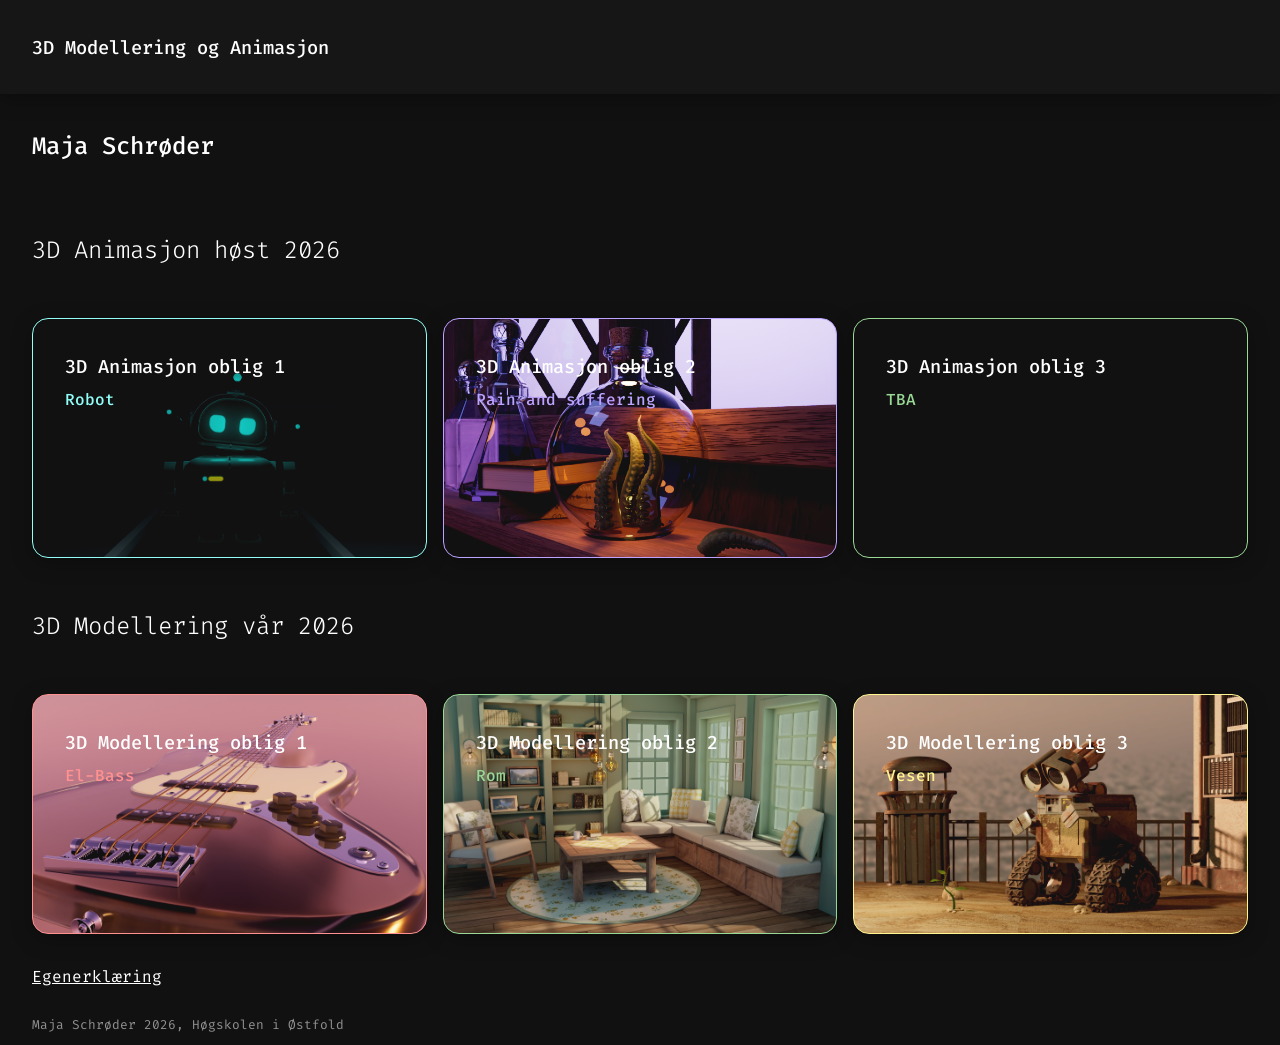
<file: index.html>
<!DOCTYPE html>
<html lang="nb">

<head>
    <meta charset="UTF-8">
    <meta name="viewport" content="width=device-width, initial-scale=1.0">
    <link rel="stylesheet" type="text/css" href="style.css">
    <title>3D Modellering og Animasjon - Maja Schrøder</title>
</head>

<body>
    <header class="drop-shaddow">
        <a href="index.html"><h3>3D Modellering og Animasjon</h3></a>
        <!--
        <ul>
            <li>
                <a href="oblig1.html">Oblig 1
                    <div class="line-active"></div>
                </a>
                <a href="oblig2.html">Oblig 2
                    <div class="line-active"></div>
                </a>
                <a href="oblig3.html">Oblig 3
                    <div class="line-active"></div>
                </a>
            </li>
        </ul>
        hjelp
        -->
    </header>
    <main>
        <section>
            <h1>Maja Schrøder</h1>
        </section>
                <section>
            <h2>3D Animasjon høst 2026</h2>
        </section>
        <section id="categories">
            <article id="card4" class="drop-shaddow">
                <a href="anim_oblig1.html">
                    <h3>3D Animasjon oblig 1</h3>
                    <h4 class="color2">Robot</h4>
                </a>     
            </article>
            <article id="card5" class="drop-shaddow">
                <a href="anim_oblig2.html">
                    <h3>3D Animasjon oblig 2</h3>
                    <h4 class="color5">Pain and suffering</h4>
                </a>     
            </article>
            <article id="card6" class="drop-shaddow">
                <a href="index.html">
                    <h3>3D Animasjon oblig 3</h3>
                    <h4 class="color4">TBA</h4>
                </a>     
            </article>
        </section>
        <section>
            <h2>3D Modellering vår 2026</h2>
        </section>
        <section id="categories">
            <article id="card1" class="drop-shaddow">
                <a href="oblig1.html">
                    <h3>3D Modellering oblig 1</h3>
                    <h4 class="color1">El-Bass</h4>
                </a>     
            </article>
            <article id="card2" class="drop-shaddow">
                <a href="oblig2.html">
                    <h3>3D Modellering oblig 2</h3>
                    <h4 class="color4">Rom</h4>
                </a>     
            </article>
            <article id="card3" class="drop-shaddow">
                <a href="oblig3.html">
                    <h3>3D Modellering oblig 3</h3>
                    <h4 class="color3">Vesen</h4>
                </a>     
            </article>
        </section>
        <section class="project-info">
            <a href="files/Egenerklæring versjon 04.03.26 Norsk.pdf" title="Egenerklæring" download="Egenerklæring versjon 04.03.26 Norsk.pdf">Egenerklæring</a>
        </section>
    </main>
<footer>
        <p>Maja Schrøder 2026, Høgskolen i Østfold</p>
</footer>
</body>
</html>
</file>
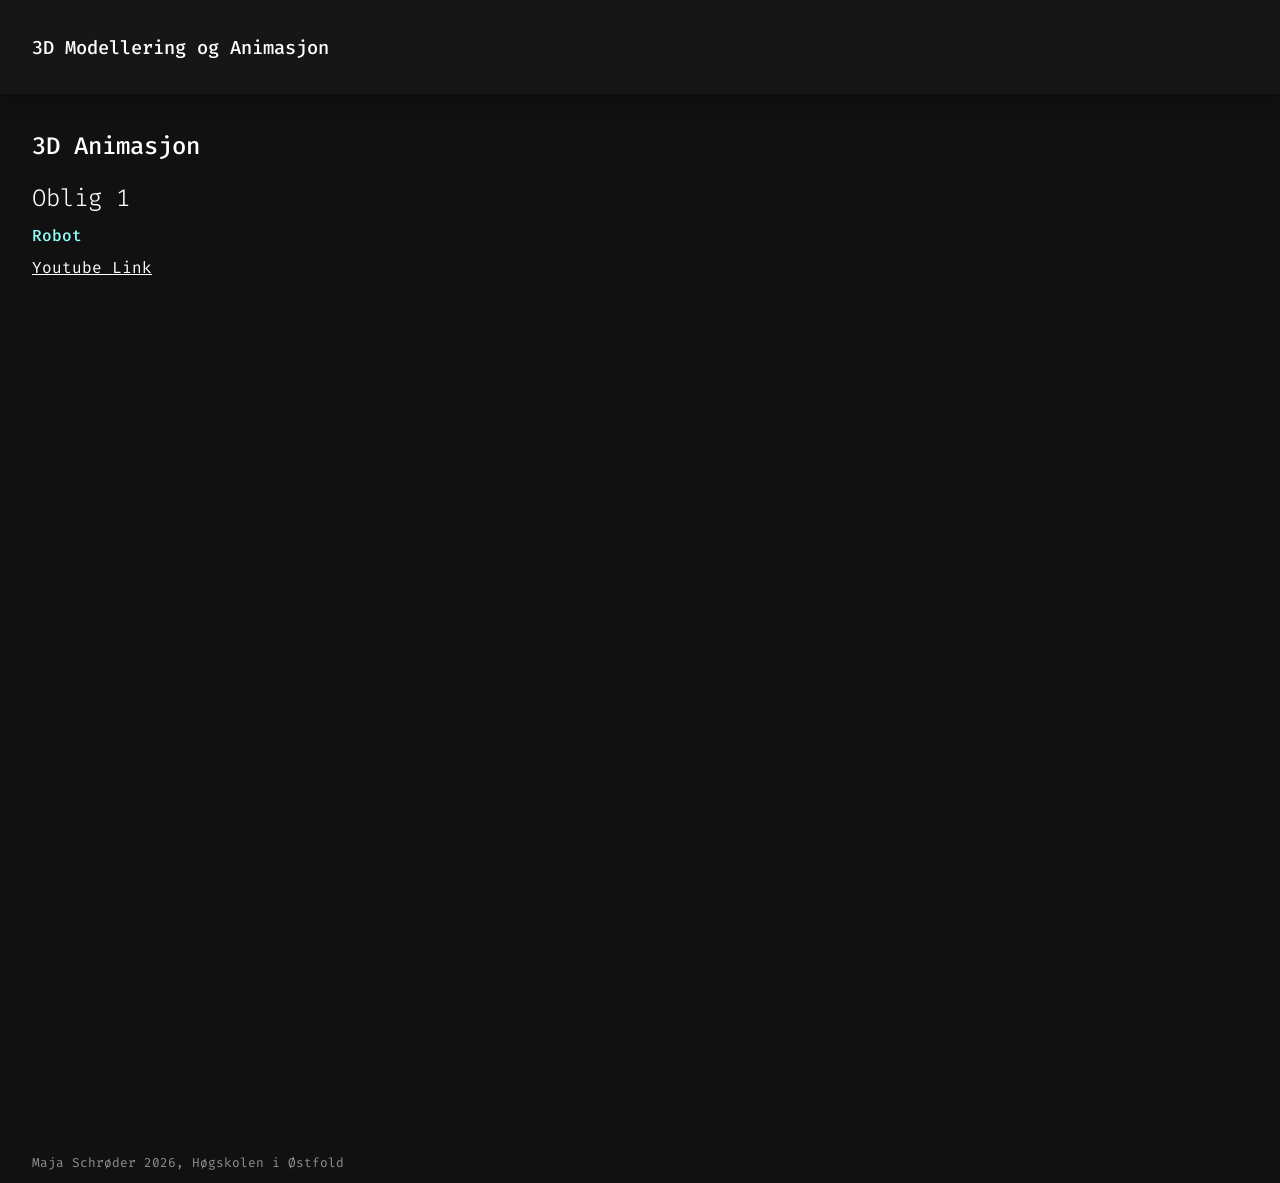
<file: anim_oblig1.html>
<!DOCTYPE html>
<html lang="nb">

<head>
    <meta charset="UTF-8">
    <meta name="viewport" content="width=device-width, initial-scale=1.0">
    <link rel="stylesheet" type="text/css" href="style.css">
    <title>3D Animasjon - Oblig 1</title>
</head>

<body>
    <header class="drop-shaddow">
        <a href="index.html"><h3>3D Modellering og Animasjon</h3></a>
        <!--
        <ul>
            <li>
                <a href="oblig1.html">
                    Oblig 1
                    <div class="line-active background-color1"></div>
                </a>
                <a href="oblig2.html">Oblig 2
                    <div class="line-active"></div>
                </a>
                <a href="oblig3.html">Oblig 3
                    <div class="line-active"></div>
                </a>
            </li>
        </ul>
        -->
    </header>
    <main>
        <section class="project-info">
            <h1>3D Animasjon</h1>
            <h2>Oblig 1</h2>
            <h4 class="color2">Robot</h4>
            <a href="https://youtu.be/g-LDUny-vsg">Youtube Link</a>
        </section>
        <section class="gallery">
            <iframe src="https://www.youtube.com/embed/g-LDUny-vsg" frameborder="0"></iframe>
        </section>
    </main>
<footer>
        <p>Maja Schrøder 2026, Høgskolen i Østfold</p>
</footer>
</body>
</html>
</file>
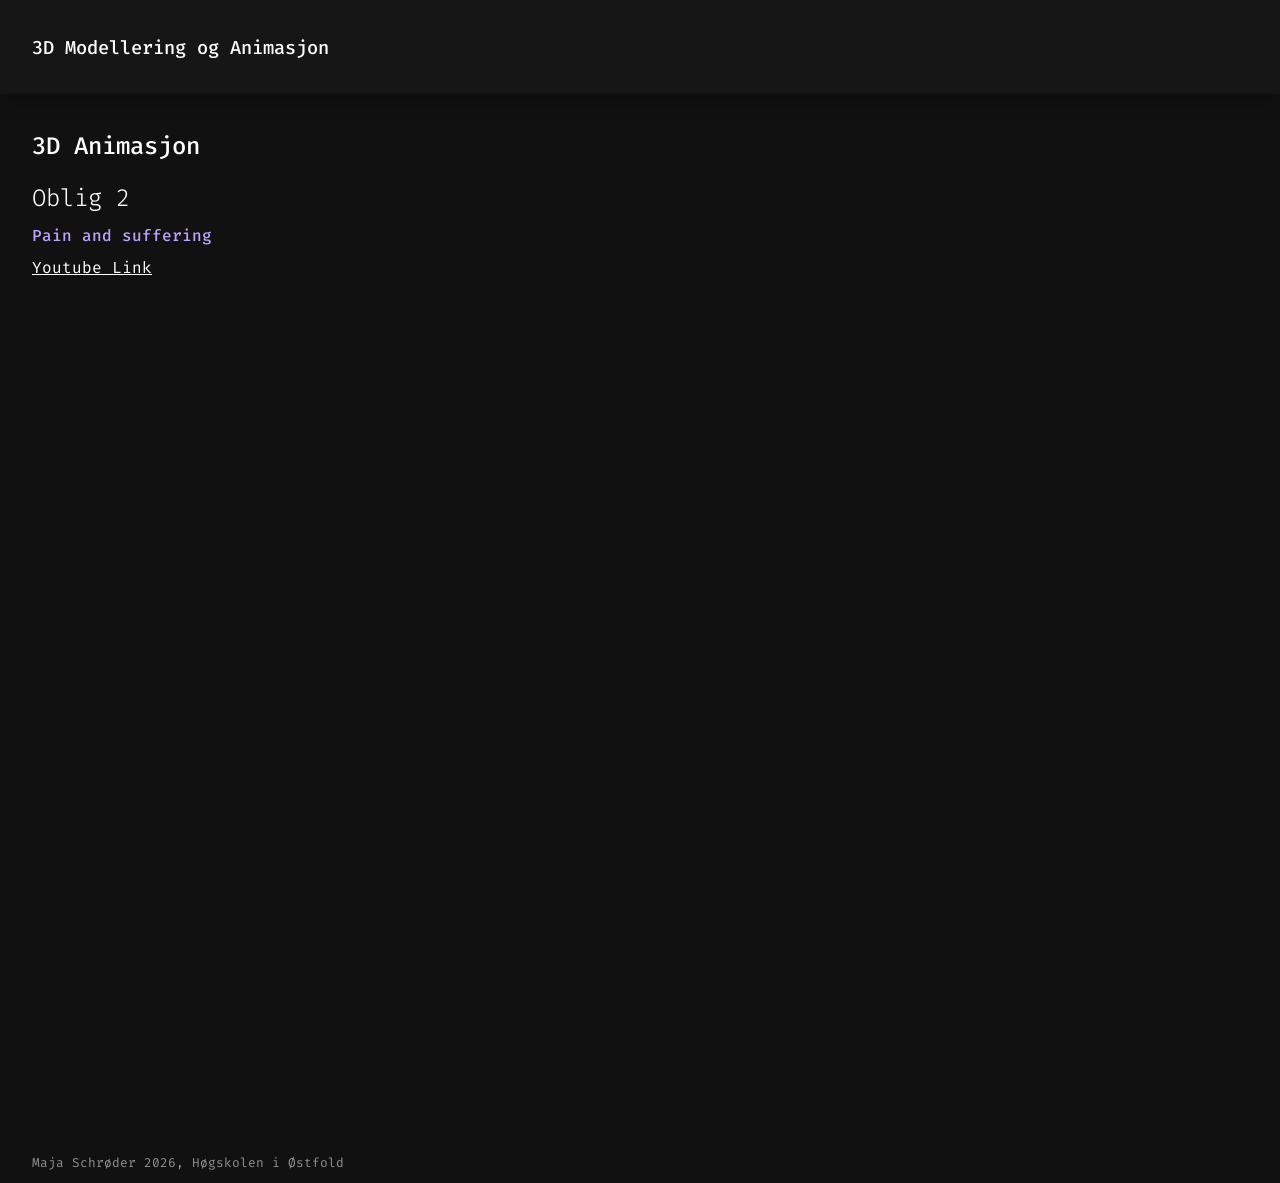
<file: anim_oblig2.html>
<!DOCTYPE html>
<html lang="nb">

<head>
    <meta charset="UTF-8">
    <meta name="viewport" content="width=device-width, initial-scale=1.0">
    <link rel="stylesheet" type="text/css" href="style.css">
    <title>3D Animasjon - Oblig 2</title>
</head>

<body>
    <header class="drop-shaddow">
        <a href="index.html"><h3>3D Modellering og Animasjon</h3></a>
        <!--
        <ul>
            <li>
                <a href="oblig1.html">
                    Oblig 1
                    <div class="line-active background-color1"></div>
                </a>
                <a href="oblig2.html">Oblig 2
                    <div class="line-active"></div>
                </a>
                <a href="oblig3.html">Oblig 3
                    <div class="line-active"></div>
                </a>
            </li>
        </ul>
        -->
    </header>
    <main>
        <section class="project-info">
            <h1>3D Animasjon</h1>
            <h2>Oblig 2</h2>
            <h4 class="color5">Pain and suffering</h4>
            <a href="https://youtu.be/udYJEAwkhkw">Youtube Link</a>
        </section>
        <section class="gallery">
            <iframe src="https://www.youtube.com/embed/udYJEAwkhkw" frameborder="0"></iframe>
        </section>
    </main>
<footer>
        <p>Maja Schrøder 2026, Høgskolen i Østfold</p>
</footer>
</body>
</html>
</file>
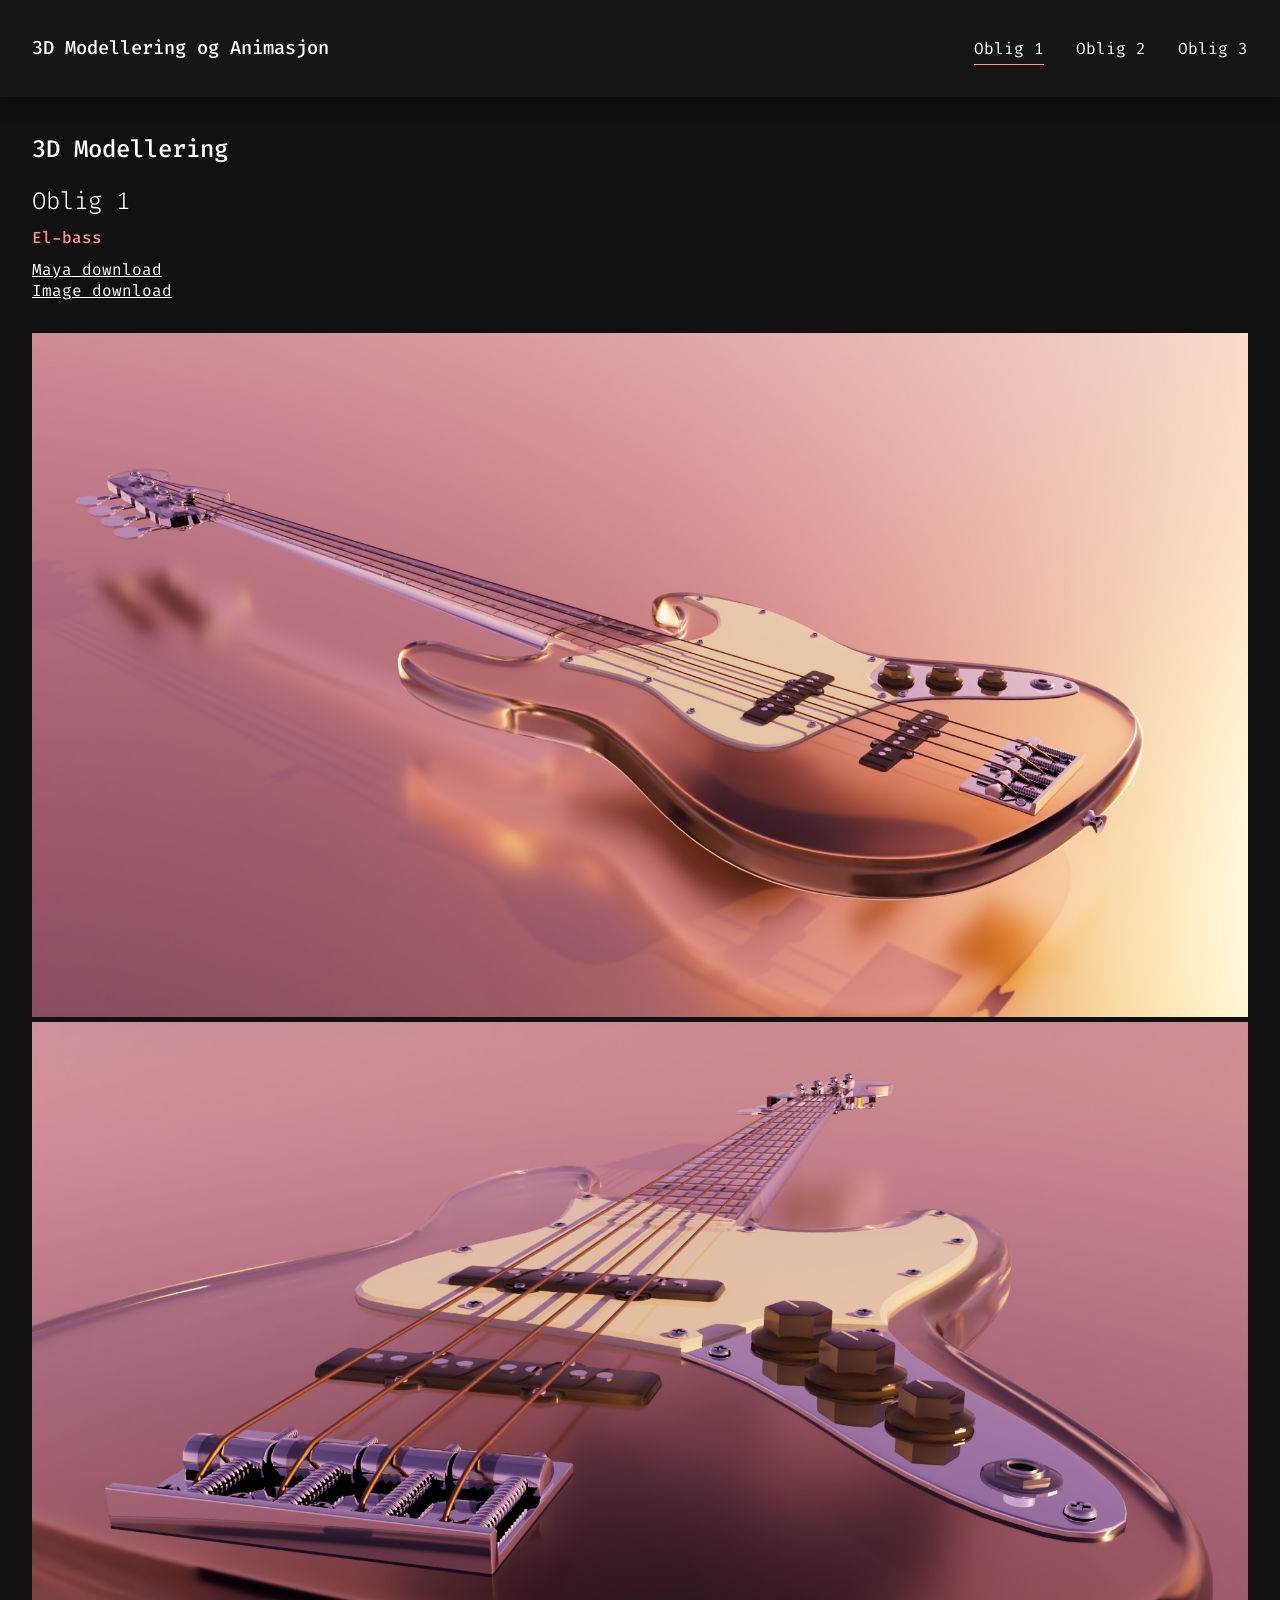
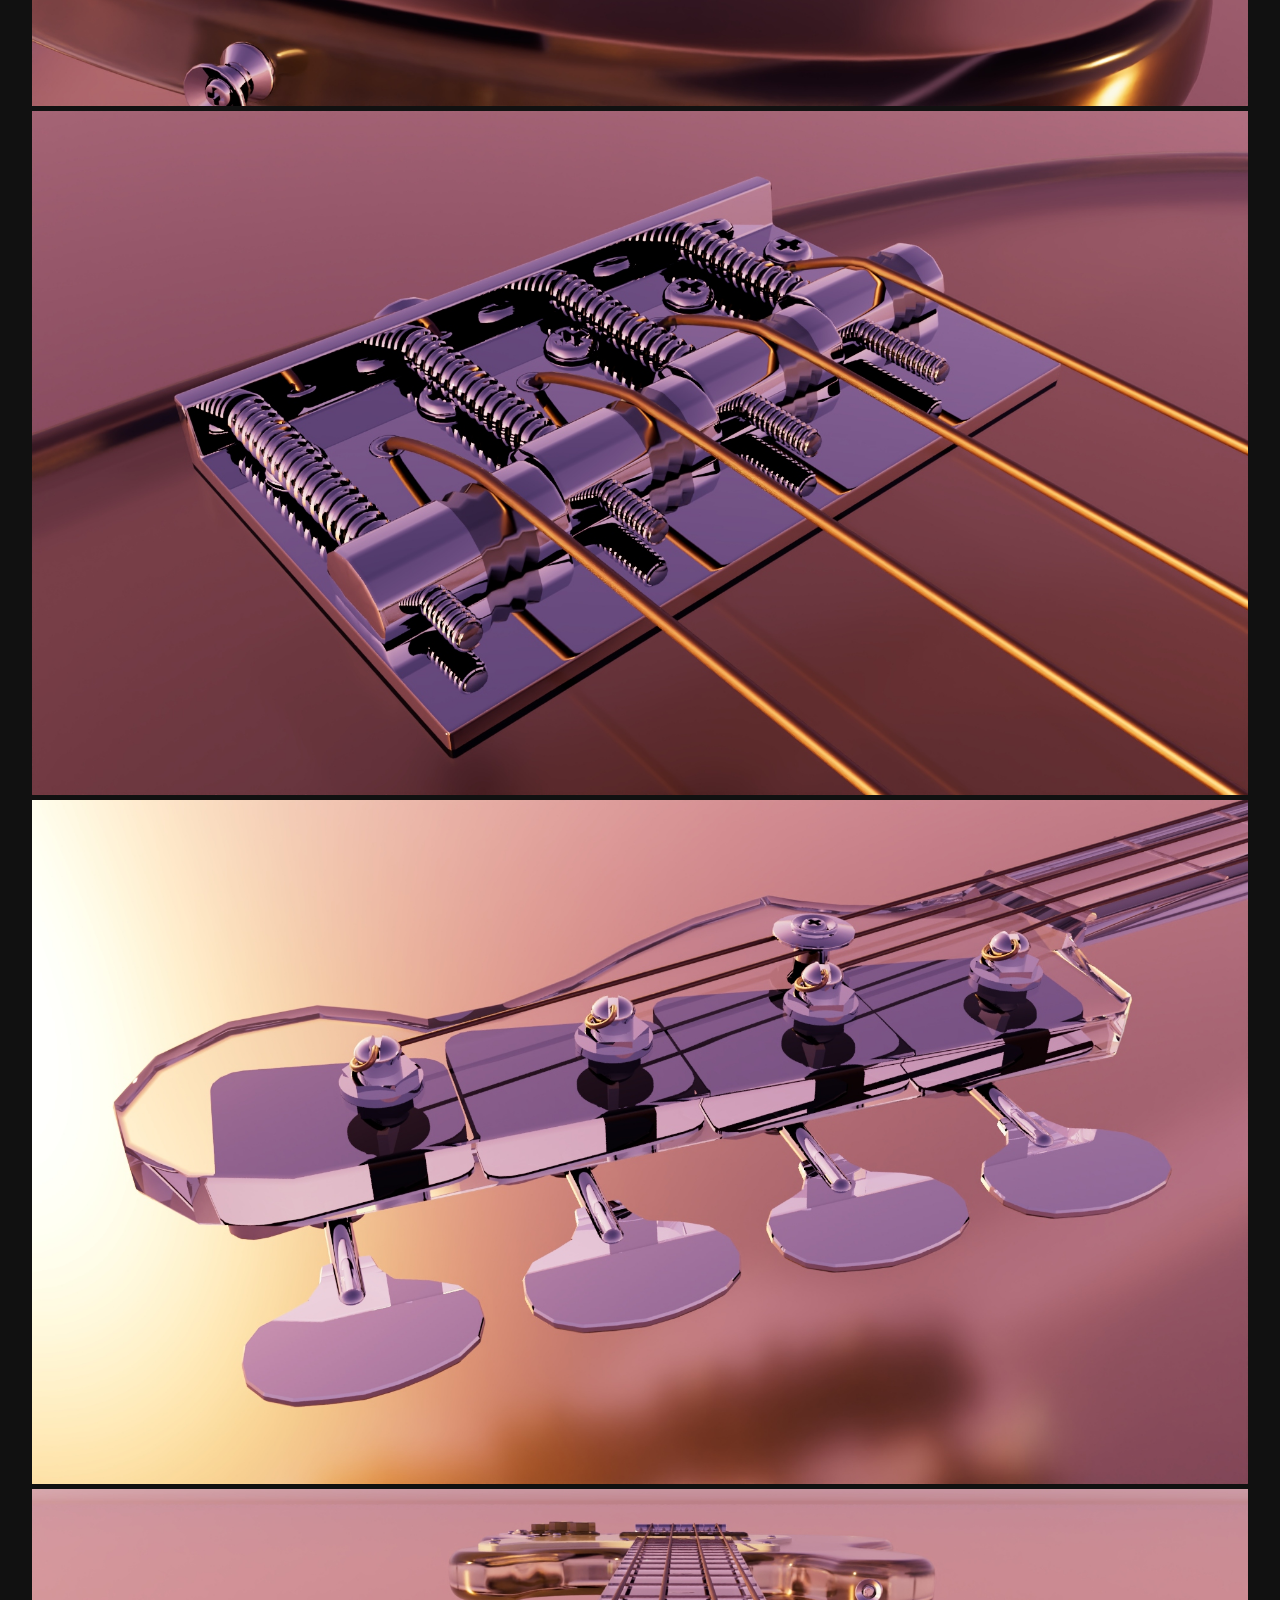
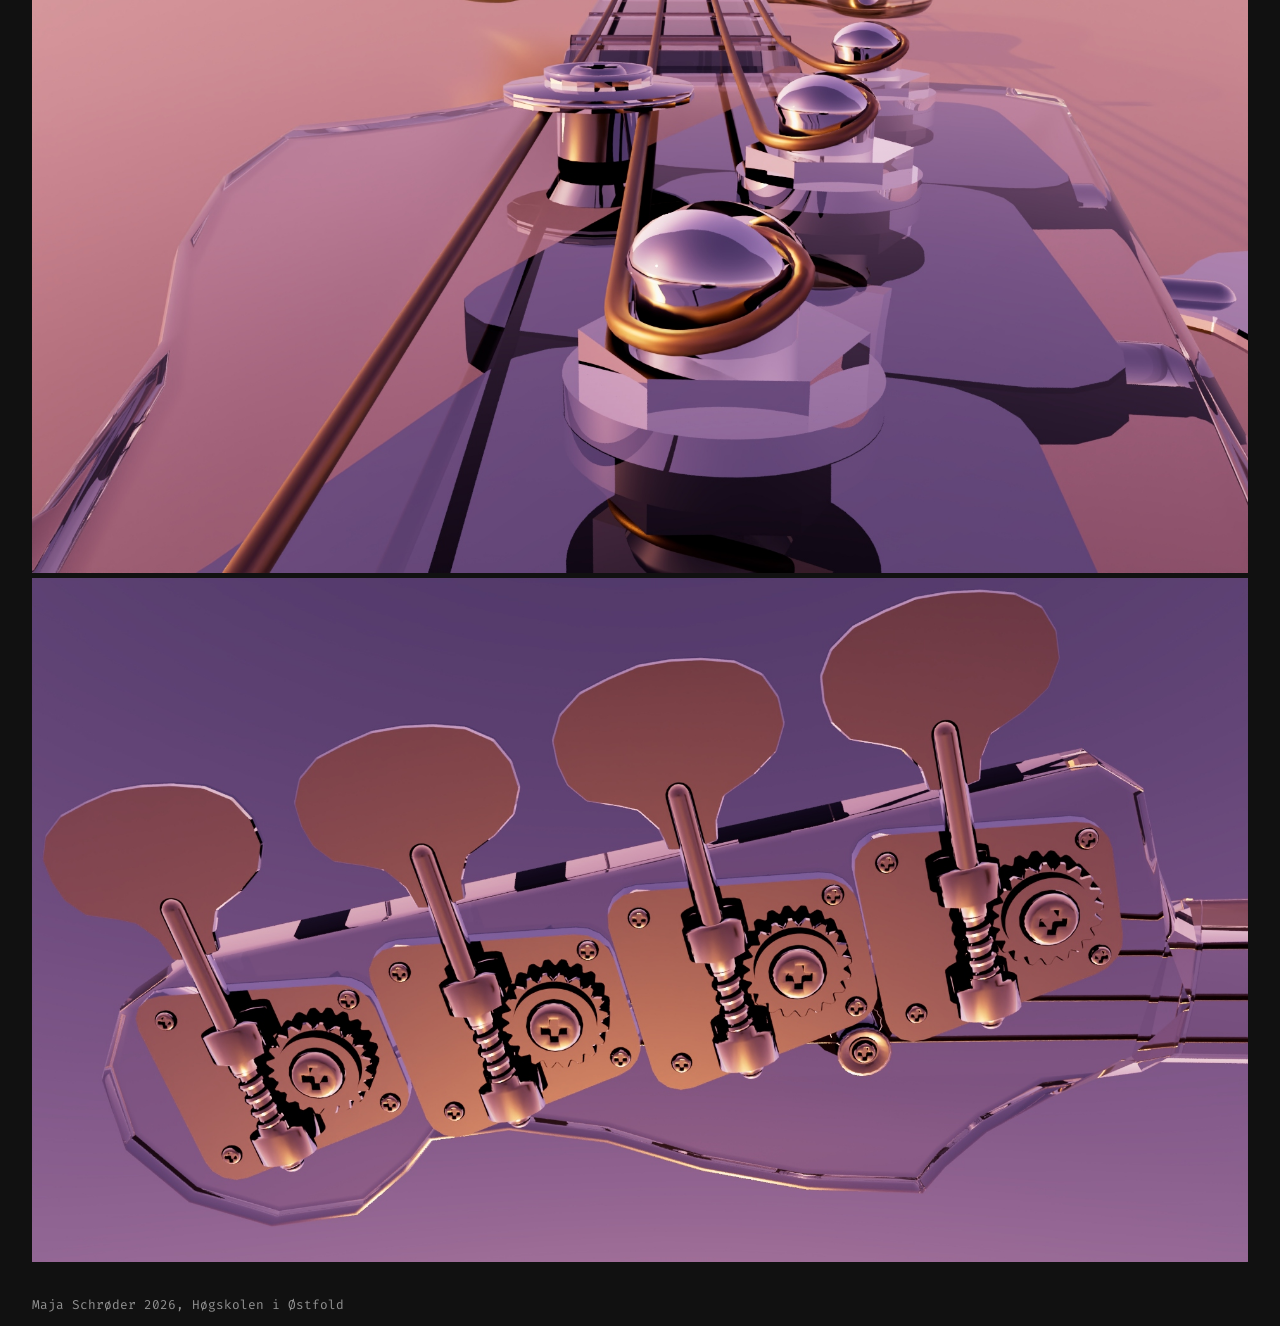
<file: oblig1.html>
<!DOCTYPE html>
<html lang="nb">

<head>
    <meta charset="UTF-8">
    <meta name="viewport" content="width=device-width, initial-scale=1.0">
    <link rel="stylesheet" type="text/css" href="style.css">
    <title>3D Modellering - Oblig 1</title>
</head>

<body>
    <header class="drop-shaddow">
        <a href="index.html"><h3>3D Modellering og Animasjon</h3></a>
        <ul>
            <li>
                <a href="oblig1.html">
                    Oblig 1
                    <div class="line-active background-color1"></div>
                </a>
                <a href="oblig2.html">Oblig 2
                    <div class="line-active"></div>
                </a>
                <a href="oblig3.html">Oblig 3
                    <div class="line-active"></div>
                </a>
            </li>
        </ul>
    </header>
    <main>
        <section class="project-info">
            <h1>3D Modellering</h1>
            <h2>Oblig 1</h2>
            <h4 class="color1">El-bass</h4>
            <a href="files/Oblig_1_gitar_31.mb.zip" title="Maya Download" download="Oblig_1_gitar_31">Maya download</a>
            <br>
            <a href="img/Bass.zip" title="Bass download" download="Bass.zip">Image download</a>
        </section>
        <section class="gallery">
            <img src="img/Bass_total.jpg" alt="Bass total">
            <img src="img/Bass_strings.jpg" alt="Bass strings">
            <img src="img/Bass_string_plate.jpg" alt="Bass strings">
            <img src="img/Bass_head_top.jpg" alt="Bass head top">
            <img src="img/Bass_head_detail.jpg" alt="Bass head top">
            <img src="img/Bass_head_bottom.jpg" alt="Bass head top">
        </section>
    </main>
<footer>
        <p>Maja Schrøder 2026, Høgskolen i Østfold</p>
</footer>
</body>
</html>
</file>
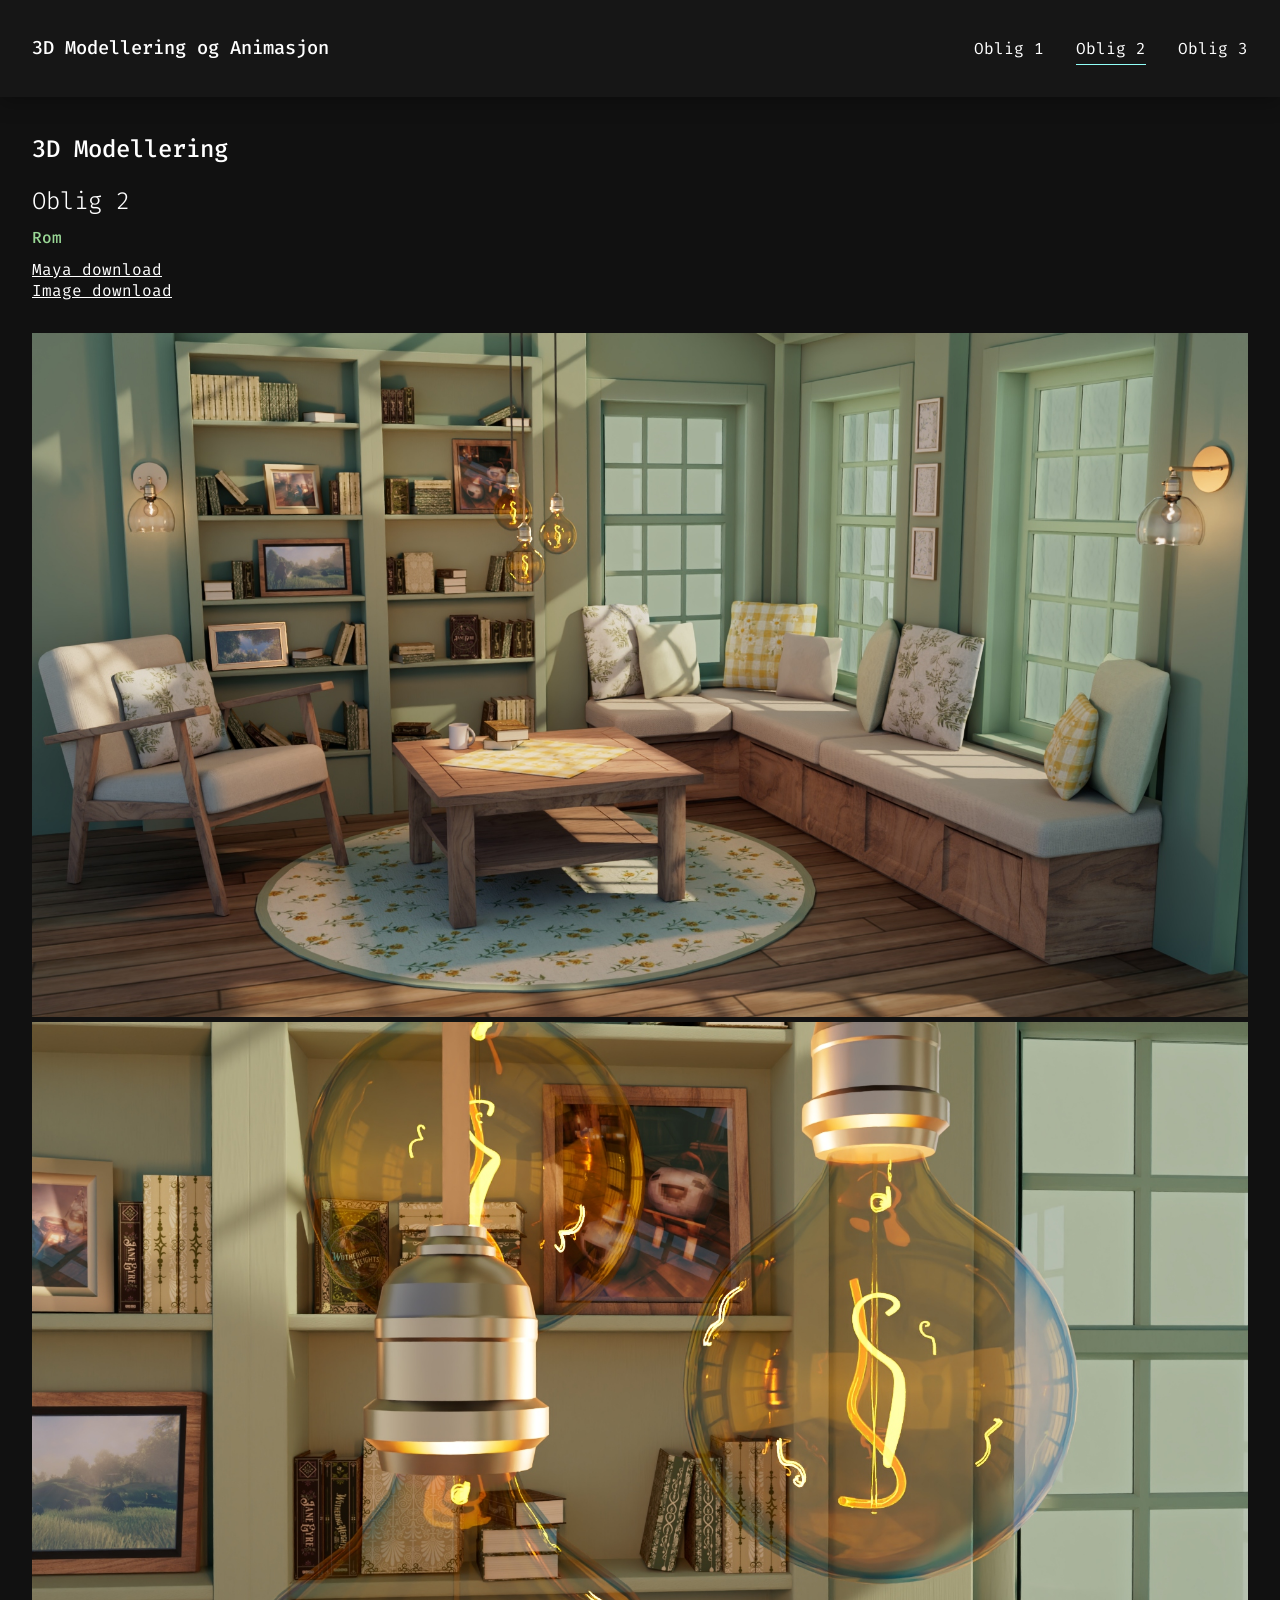
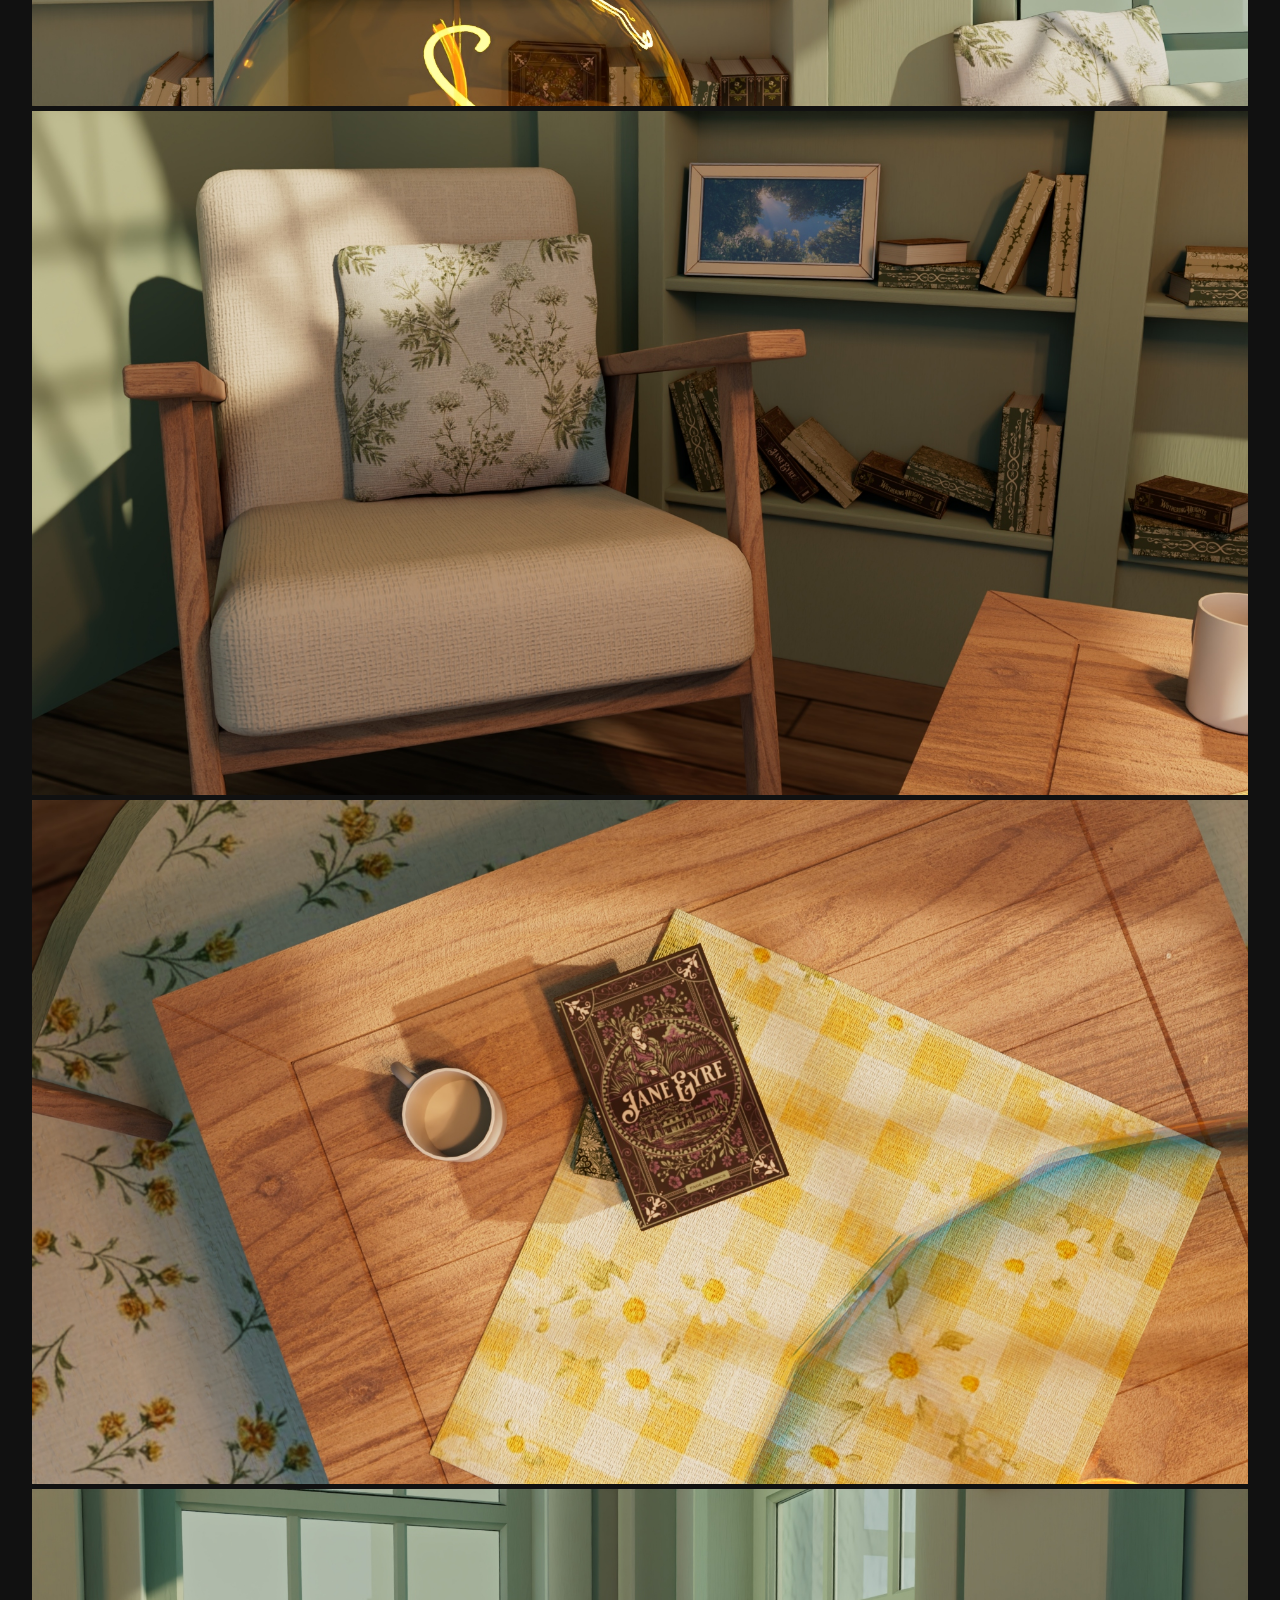
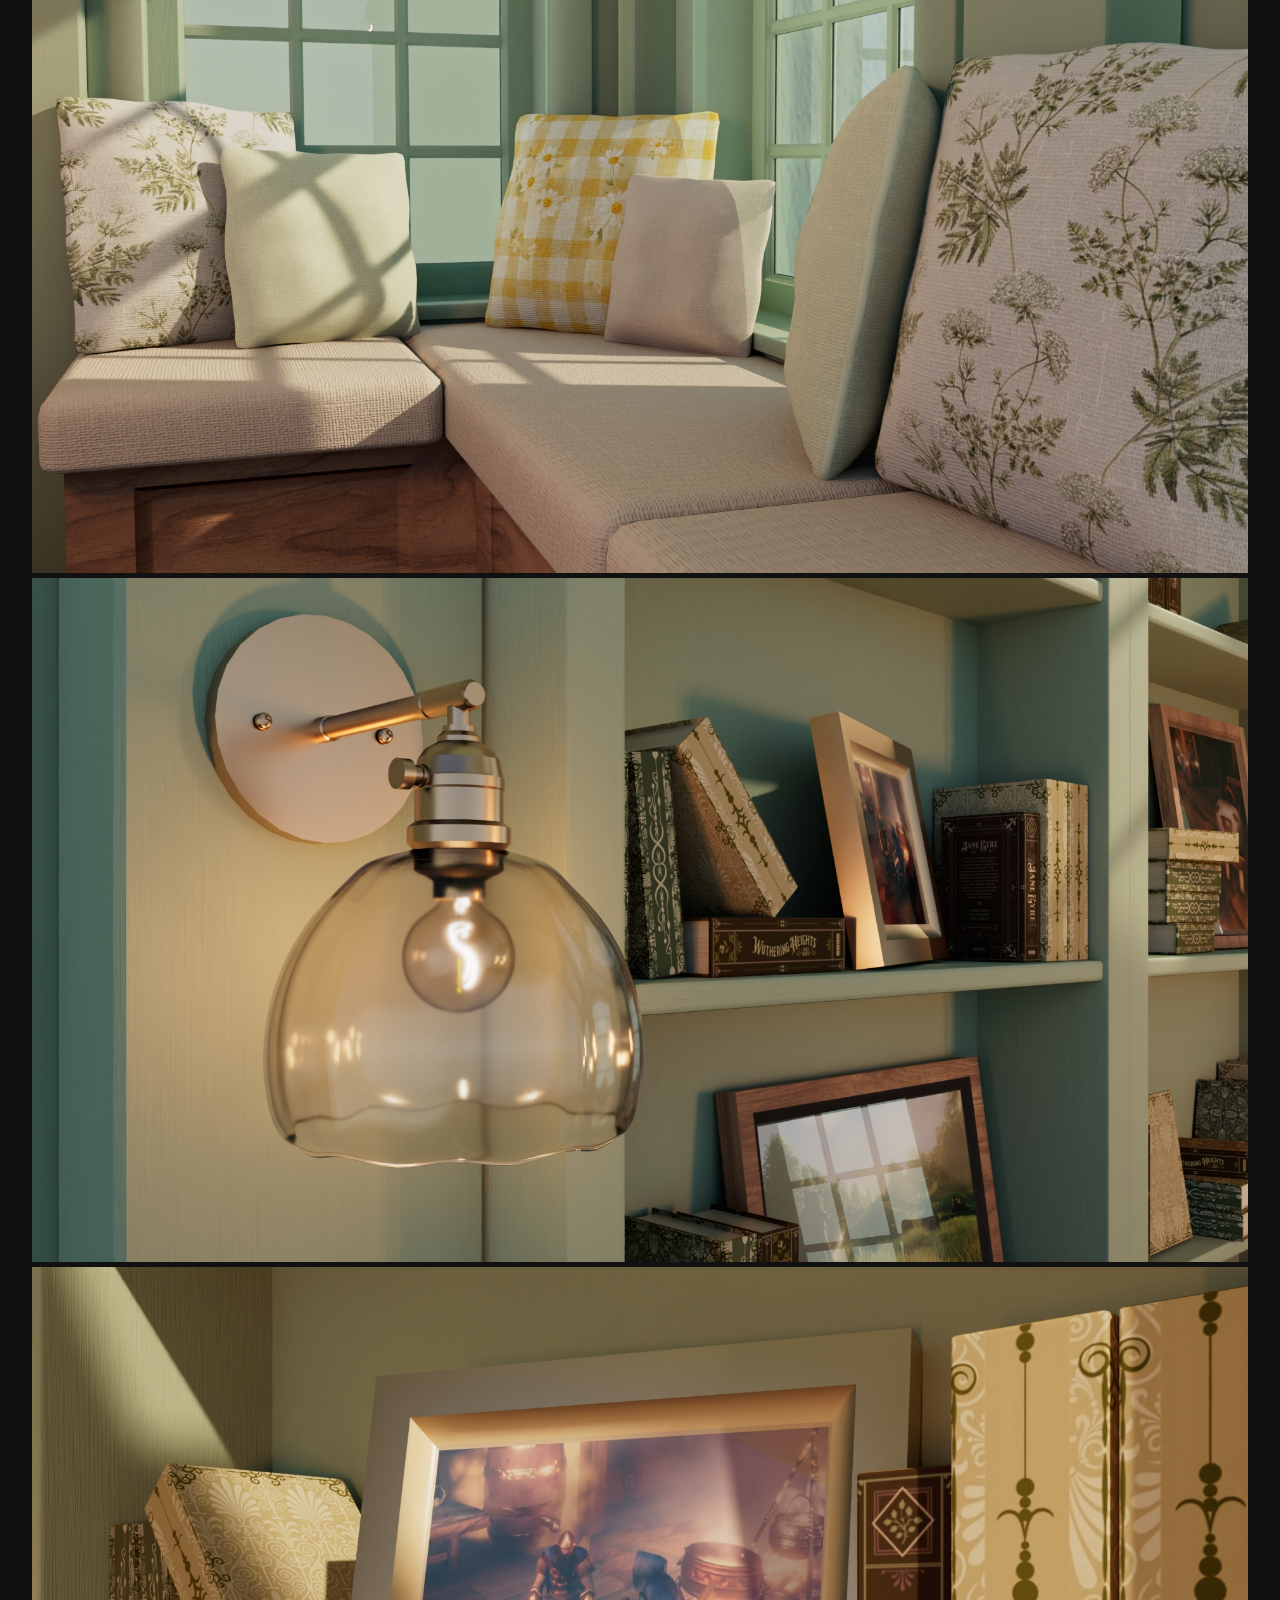
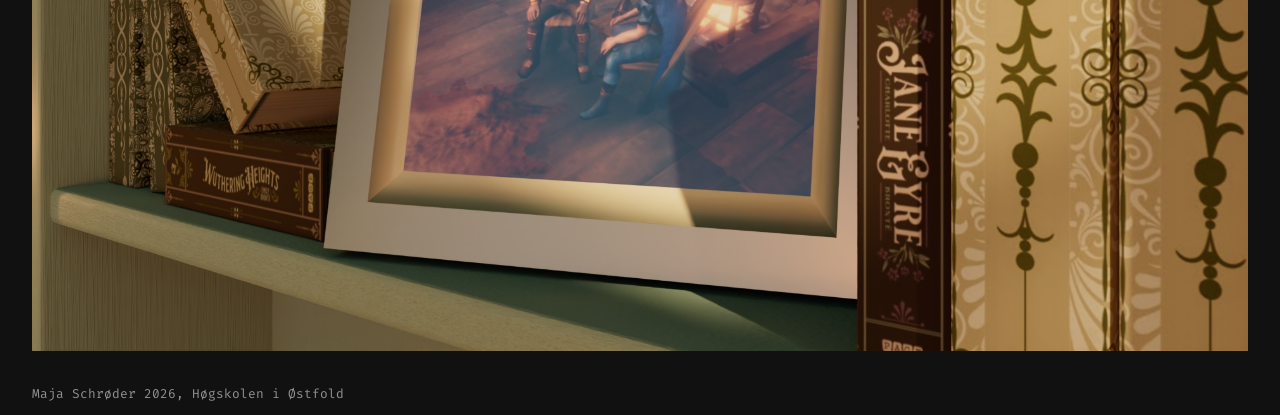
<file: oblig2.html>
<!DOCTYPE html>
<html lang="nb">

<head>
    <meta charset="UTF-8">
    <meta name="viewport" content="width=device-width, initial-scale=1.0">
    <link rel="stylesheet" type="text/css" href="style.css">
    <title>3D Modellering - Oblig 2</title>
</head>

<body>
    <header class="drop-shaddow">
        <a href="index.html"><h3>3D Modellering og Animasjon</h3></a>
        <ul>
            <li>
                <a href="oblig1.html">
                    Oblig 1
                    <div class="line-active"></div>
                </a>
                <a href="oblig2.html">Oblig 2
                    <div class="line-active background-color2"></div>
                </a>
                <a href="oblig3.html">Oblig 3
                    <div class="line-active"></div>
                </a>
            </li>
        </ul>
    </header>
    <main>
        <section class="project-info">
            <h1>3D Modellering</h1>
            <h2>Oblig 2</h2>
            <h4 class="color4">Rom</h4>
            <a href="files/Oblig 2 - Rom.zip" title="Maya Download" download="Oblig_2_Rom">Maya download</a>
            <br>
            <a href="img/Rom.zip" title="Rom download" download="Rom.zip">Image download</a>
        </section>
        <section class="gallery">
            <img src="img/Total_01.jpg" alt="Total">
            <img src="img/Lamps_01.jpg" alt="Lamps">
            <img src="img/Chair.jpg" alt="Chair">
            <img src="img/Table_01.jpg" alt="Table">
            <img src="img/Pillows_01.jpg" alt="Pillows">
            <img src="img/Vegglampe_01.jpg" alt="Wall lamp">
            <img src="img/Shelf_01.jpg" alt="Shelf">
        </section>
    </main>
<footer>
        <p>Maja Schrøder 2026, Høgskolen i Østfold</p>
</footer>
</body>
</html>
</file>
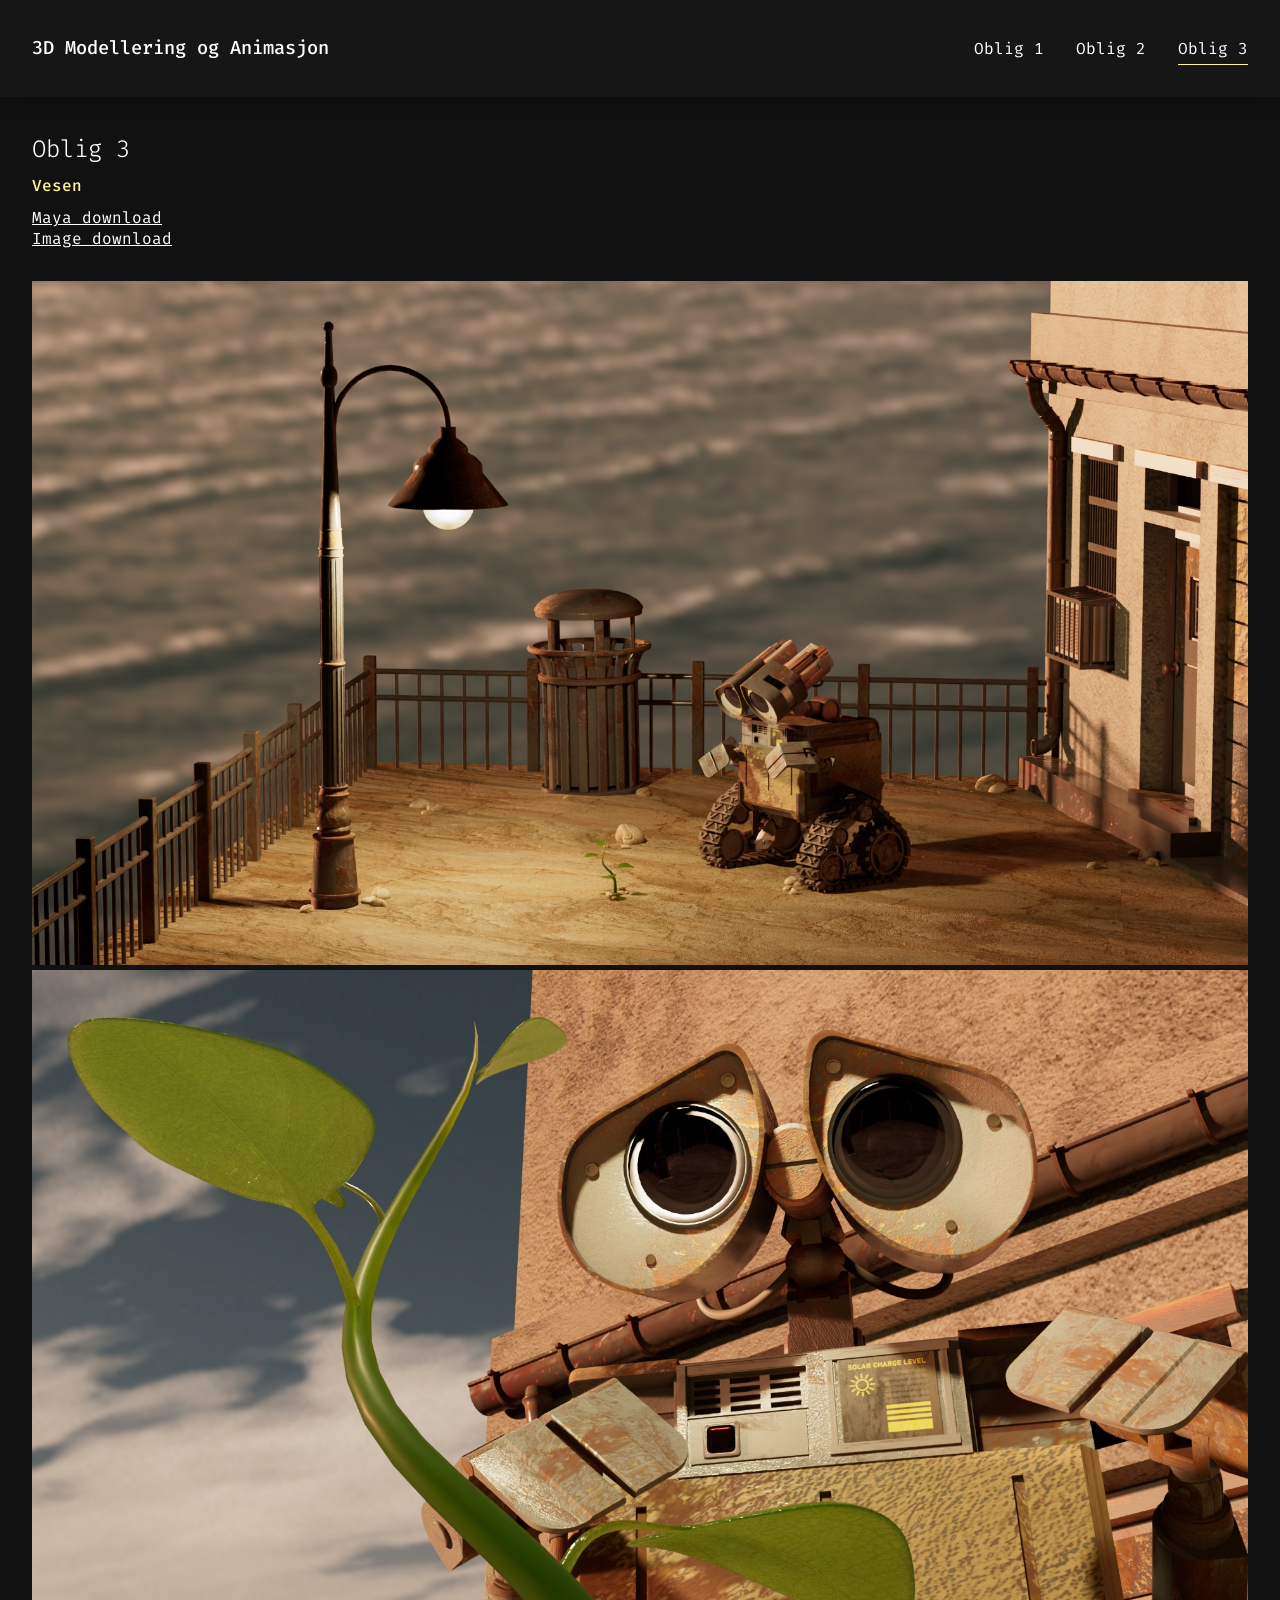
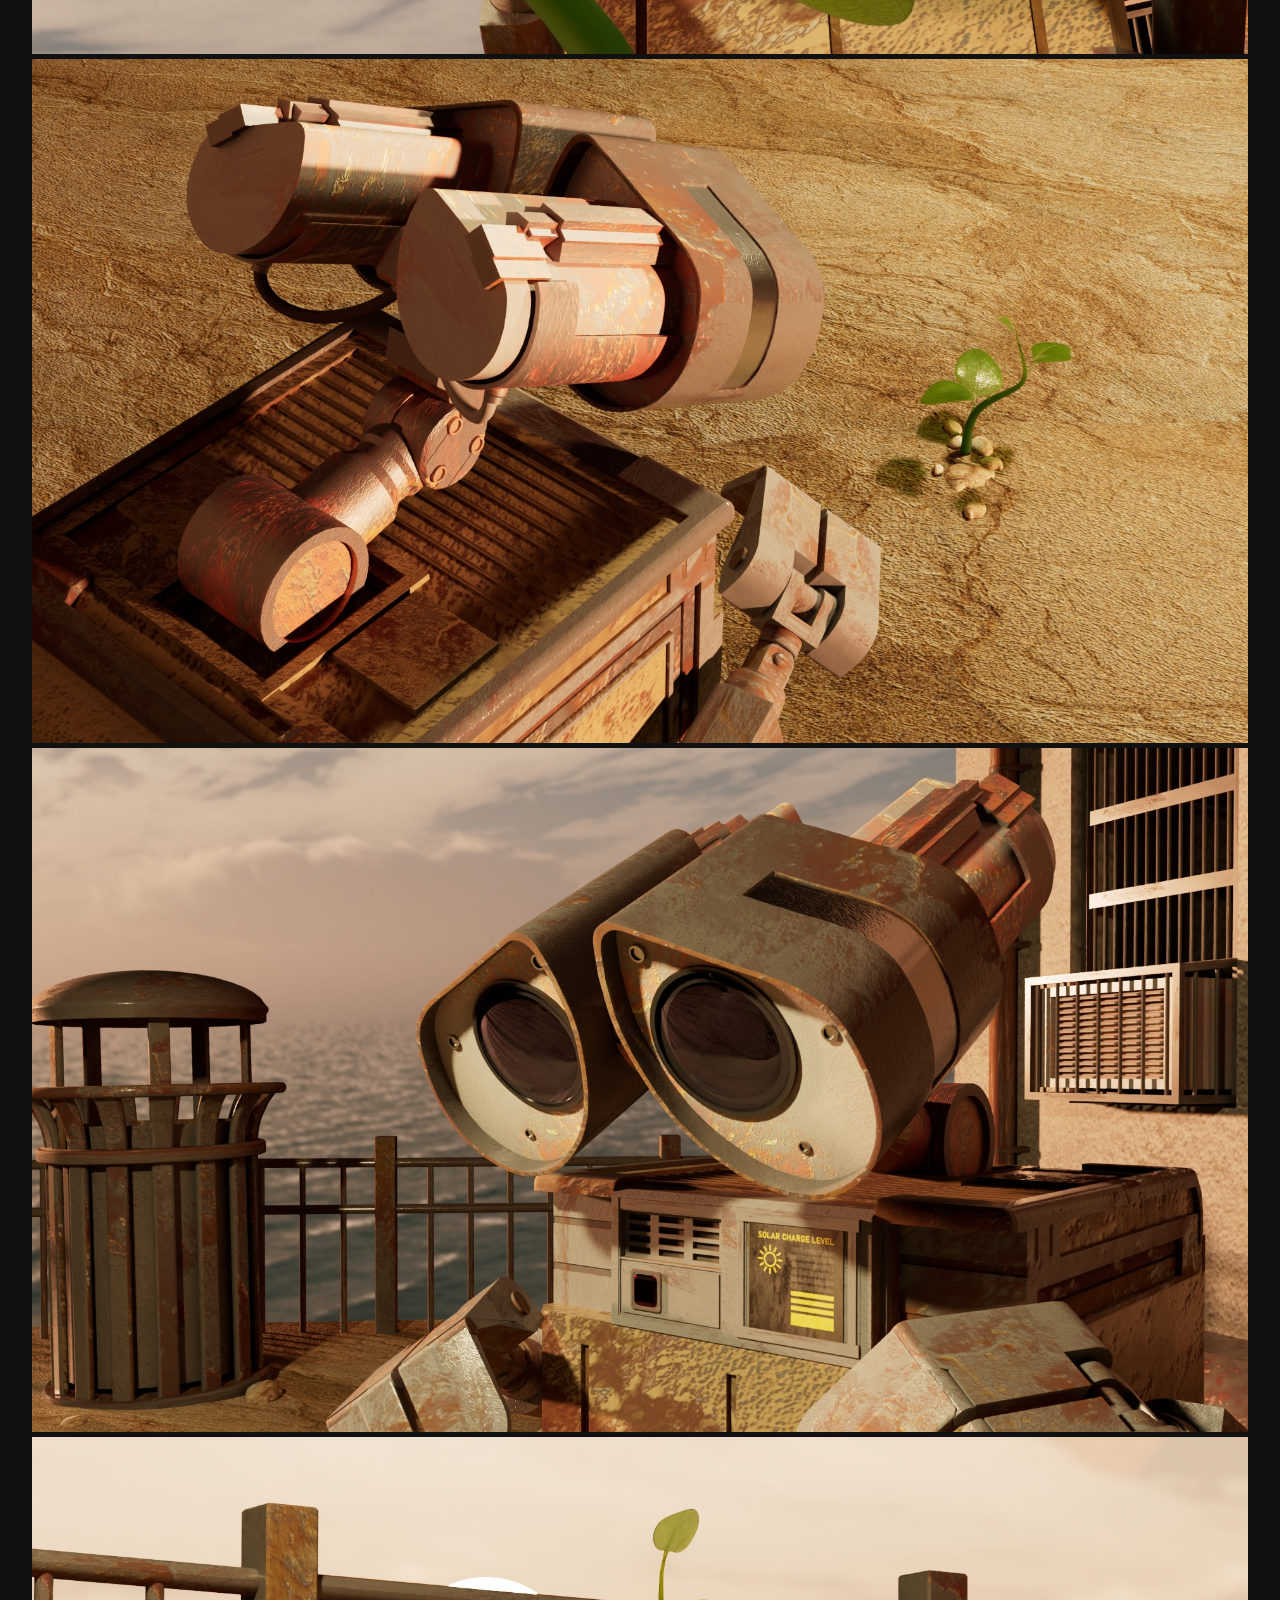
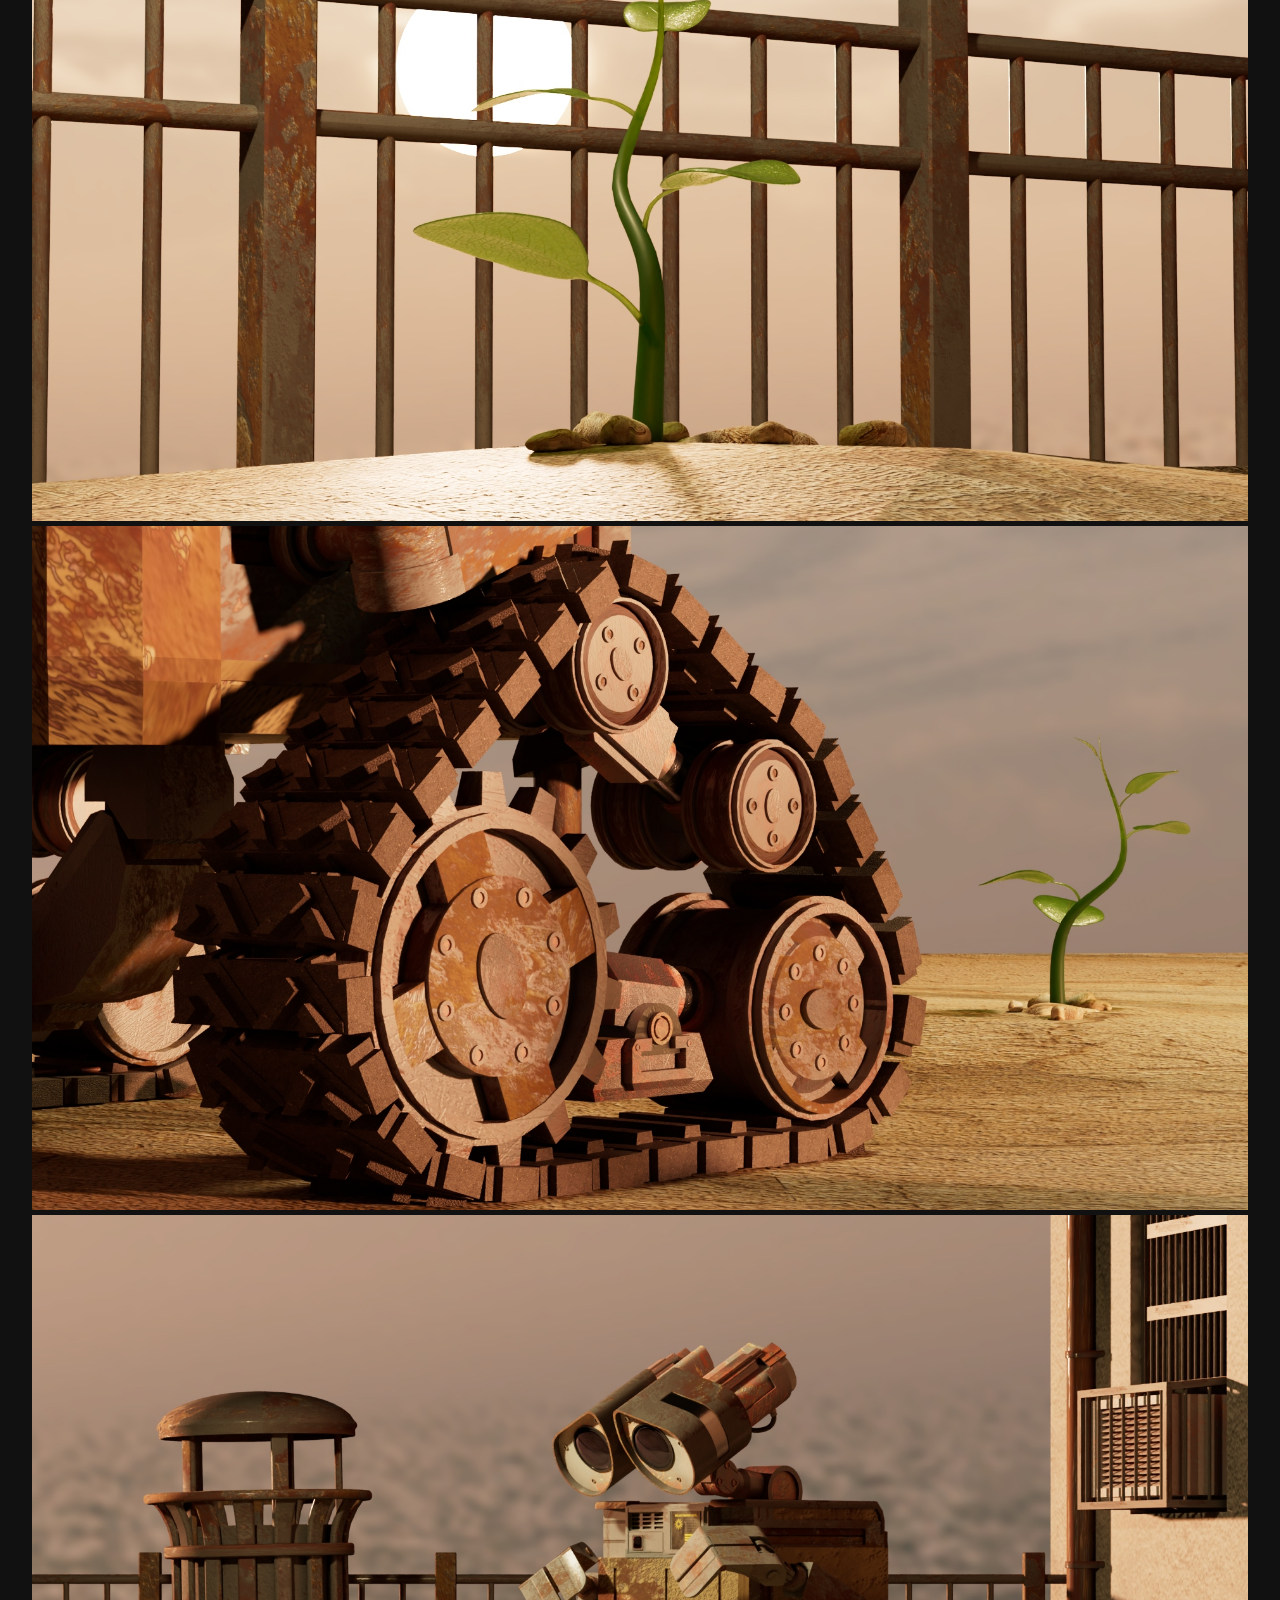
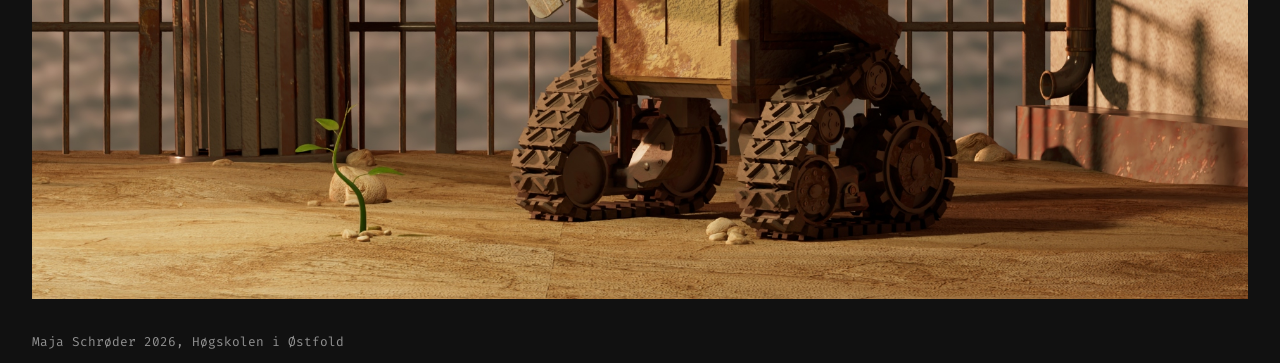
<file: oblig3.html>
<!DOCTYPE html>
<html lang="nb">

<head>
    <meta charset="UTF-8">
    <meta name="viewport" content="width=device-width, initial-scale=1.0">
    <link rel="stylesheet" type="text/css" href="style.css">
    <title>3D Modellering - Oblig 3</title>
</head>

<body>
    <header class="drop-shaddow">
        <a href="index.html"><h3>3D Modellering og Animasjon</h3></a>
        <ul>
            <li>
                <a href="oblig1.html">
                    Oblig 1
                    <div class="line-active"></div>
                </a>
                <a href="oblig2.html">Oblig 2
                    <div class="line-active"></div>
                </a>
                <a href="oblig3.html">Oblig 3
                    <div class="line-active background-color3"></div>
                </a>
            </li>
        </ul>
    </header>
    <main>
        <section class="project-info">
            <h2>Oblig 3</h2>
            <h4 class="color3">Vesen</h4>
            <a href="files/Oblig_3_Vesen_26.mb.zip" title="Maya Download" download="Oblig_3_Vesen">Maya download</a>
            <br>
            <a href="img/Vesen.zip" title="Vesen download" download="Vesen.zip">Image download</a>
        </section>
        <section class="gallery">
            <img src="img/Wall-E_HD_total_02.jpg" alt="Total">
            <img src="img/Wall-E_HD-plant-walle.jpg" alt="">
            <img src="img/Wall-E_HD_over-shoulder_02.jpg" alt="">
            <img src="img/Wall-E_HD_02.jpg" alt="">
            <img src="img/Wall-E_HD_Plant.jpg" alt="">
            <img src="img/Wall-E_HD_cogs.jpg" alt="">
            <img src="img/Wall-E_HD-med.jpg" alt="">
        </section>
    </main>
<footer>
        <p>Maja Schrøder 2026, Høgskolen i Østfold</p>
</footer>
</body>
</html>
</file>
<file: style.css>
@import url('https://fonts.googleapis.com/css2?family=Fira+Code:wght@300..700&display=swap');

*{
    box-sizing: border-box;
}

:root{
    --light-green: #9ad896;
    --dark-green: #204d2f;
    --blush: #FF9191;
    --purple: #bba3ff;
    --dark-purple: rgb(113, 67, 176);
    --dark-blush: #943b3b;
    --light-blue: #91FFF8;
    --dark-blue: #1c726c;
    --yellow: #FFF691;
    --dark-yellow: #746b08;
    --background-color: #111111;
    --header-color: #161616;
    --grey: #919191;
    --hover-color: #ffffff0d;
}

body{
    margin: 0;
    font-family: "Fira Code", Helvetica, sans-serif;
    background-color: var(--background-color);
    color: white;
}
main{
    min-height: calc(100vh - 10rem);
}

section{
    padding: 1rem 2rem;
}

header{
    display: flex;
    justify-content: space-between;
    align-items: baseline;
    padding: 1rem 2rem;
    background-color: var(--header-color);
        a{
            color: white;
            text-decoration: none;
        }
        a:hover{
            color: var(--grey);
            transition: 0.3s;
        }
    ul{
        li{
            display: flex;
            gap: 2rem;
            list-style: none;

        }
    }
}

footer{
    padding: 0rem 2rem ;
    color: var(--grey);
    p{
        font-size: 0.8em;
    }
}

h1{
    font-weight: 500;
}
h2{
    font-weight: 300;
}
h3{
    font-weight: 500;
}
h4{
    font-weight: 500;
    line-height: 0;
}

.drop-shaddow{
    filter: drop-shadow(0px 5px 10px #0000004c);
}

#categories{
    display: flex;
    flex-wrap: wrap;
    gap: 1rem;

    article{
        padding: 1rem 2rem;
        background-color: var(--background-color);
        display: flex;
        height: 15rem;
        flex-grow: 1;
        min-width: 300px;
        border-radius: 16px;
        background-size: cover;
        background-position: center center;
        background-repeat: no-repeat;
        
        background-blend-mode: lighten;
            a{
                color: white;
                width: 100%;
                height: 100%;
                text-decoration: none;
            } 
    }
}


#card1{
    border: 1px solid var(--blush);
    background-image: url('img/Bass_strings.jpg');

    }
#card1:hover{
    transition: 0.5s;
    filter: drop-shadow(5px 5px 4px var(--dark-blush));
} 

#card2{
    border: 1px solid var(--light-green);
    background-image: url('img/Total_01.jpg');
    }
#card2:hover{
    transition: 0.5s;       
    filter: drop-shadow(5px 5px 4px var(--dark-green));
} 

#card3{
    border: 1px solid var(--yellow);
    background-image: url('img/Wall-E_HD-med.jpg');
    }
#card3:hover{
    transition: 0.5s;
    filter: drop-shadow(5px 5px 4px var(--dark-yellow));
} 

#card4{
    border: 1px solid var(--light-blue);
    background-image: url('img_anim/Anim_Oblig_01_09_50_Amin_1_0150.png');
    
    }
#card4:hover{
    transition: 0.5s;
    filter: drop-shadow(5px 5px 4px var(--dark-blue));
} 

#card5{
    border: 1px solid var(--purple);
    background-image: url('img_anim/Anim_Oblig2_38_bake_1_0503_crop.png');
    }
#card5:hover{
    transition: 0.5s;       
    filter: drop-shadow(5px 5px 4px var(--dark-purple));
} 

#card6{
    border: 1px solid var(--light-green);
    }
#card6:hover{
    transition: 0.5s;
    filter: drop-shadow(5px 5px 4px var(--dark-green));
} 


.line-active{
    height: 1px;
    width: 100%;
    margin-top: 5px;
}
.background-color1{
    background-color: var(--blush);
}
.color1{
    color: var(--blush);
}
.background-color2{
    background-color: var(--light-blue);
}
.color2{
    color: var(--light-blue);
}
.background-color3{
    background-color: var(--yellow);
}
.color3{
    color: var(--yellow);
}
.color4{
    color: var(--light-green);
}
.color5{
    color: var(--purple);
}

.project-info{
    a{
        color: #ffffff;
    }
    a:visited{
        color: #ffffff;
    }
    a:hover{
        color: var(--light-green);
        transition: 0.3s;
    }
}

.gallery{
    img{
        width: 100%;
    }
    iframe{
        width: 100%;
        height: 90vh;
    }
}



@media only screen and (max-width: 600px){
    header{
        ul{
            display: none;
        }
    }
}
</file>
